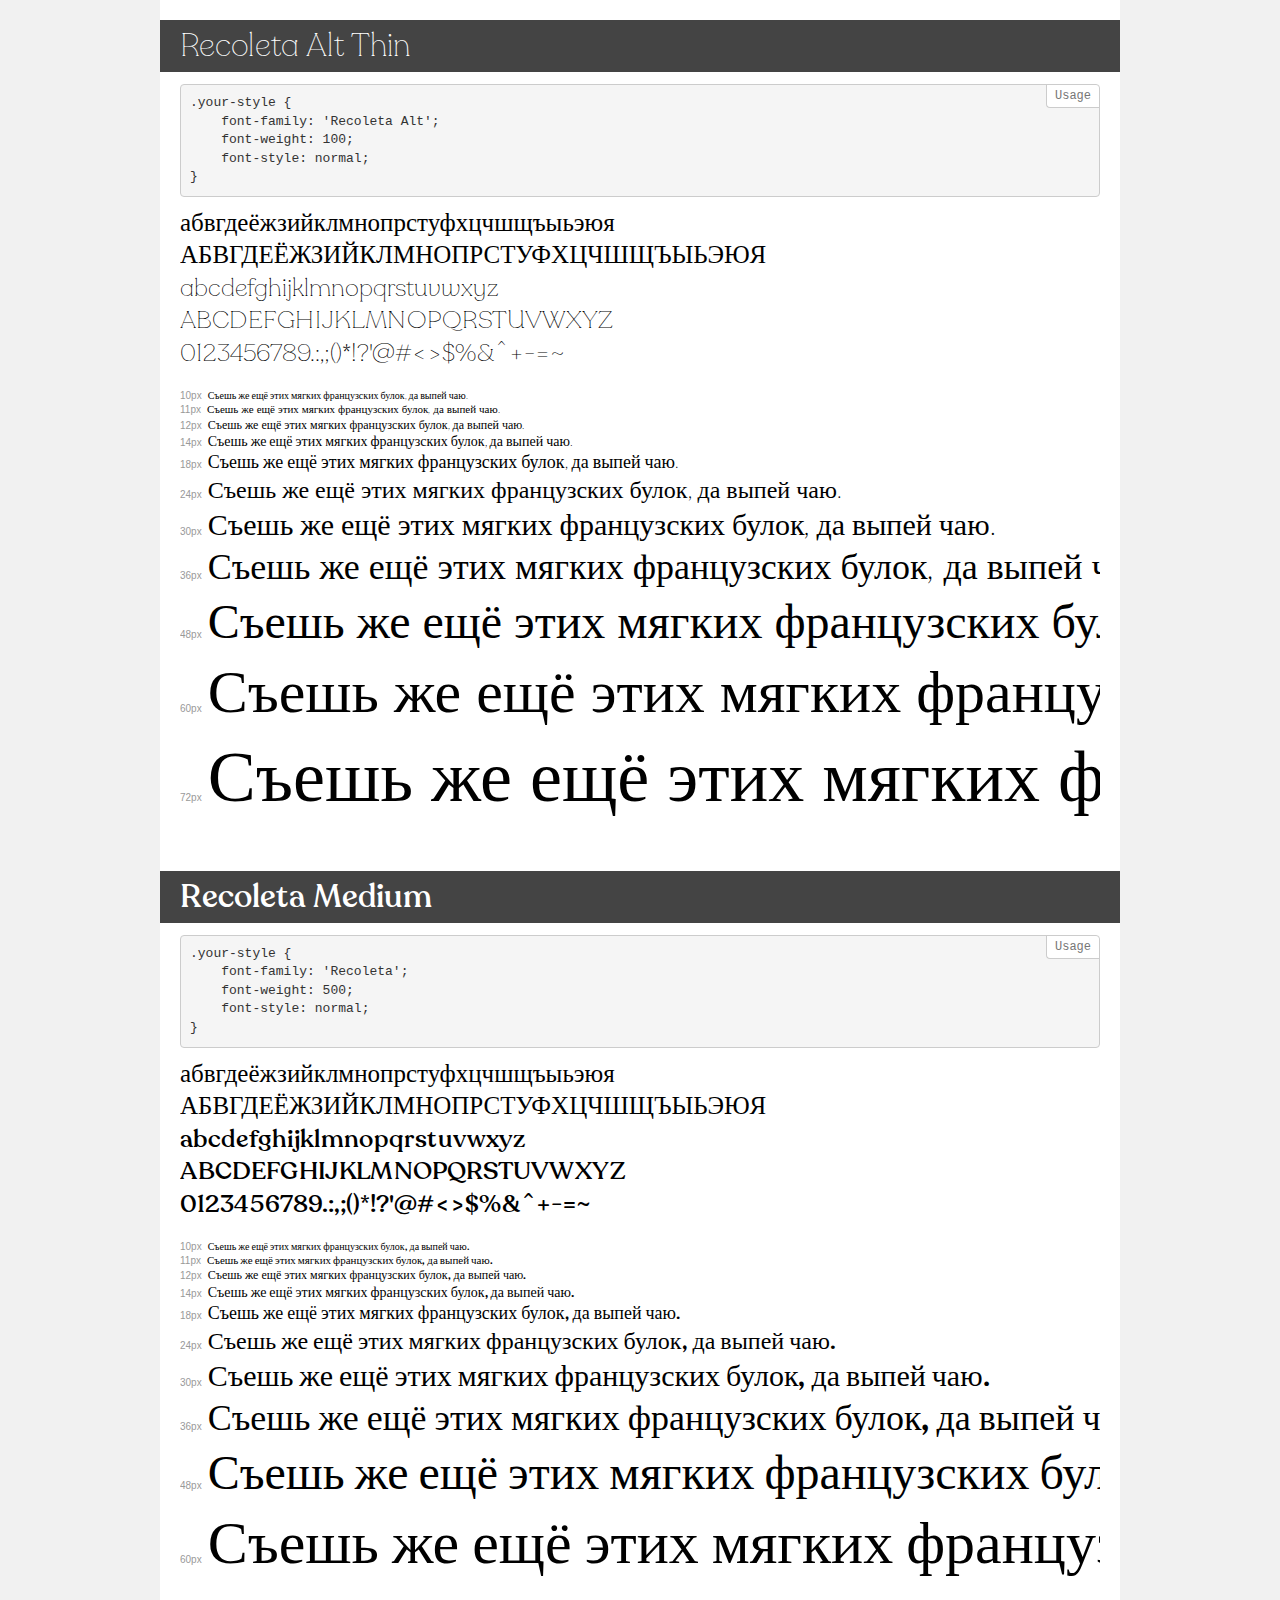
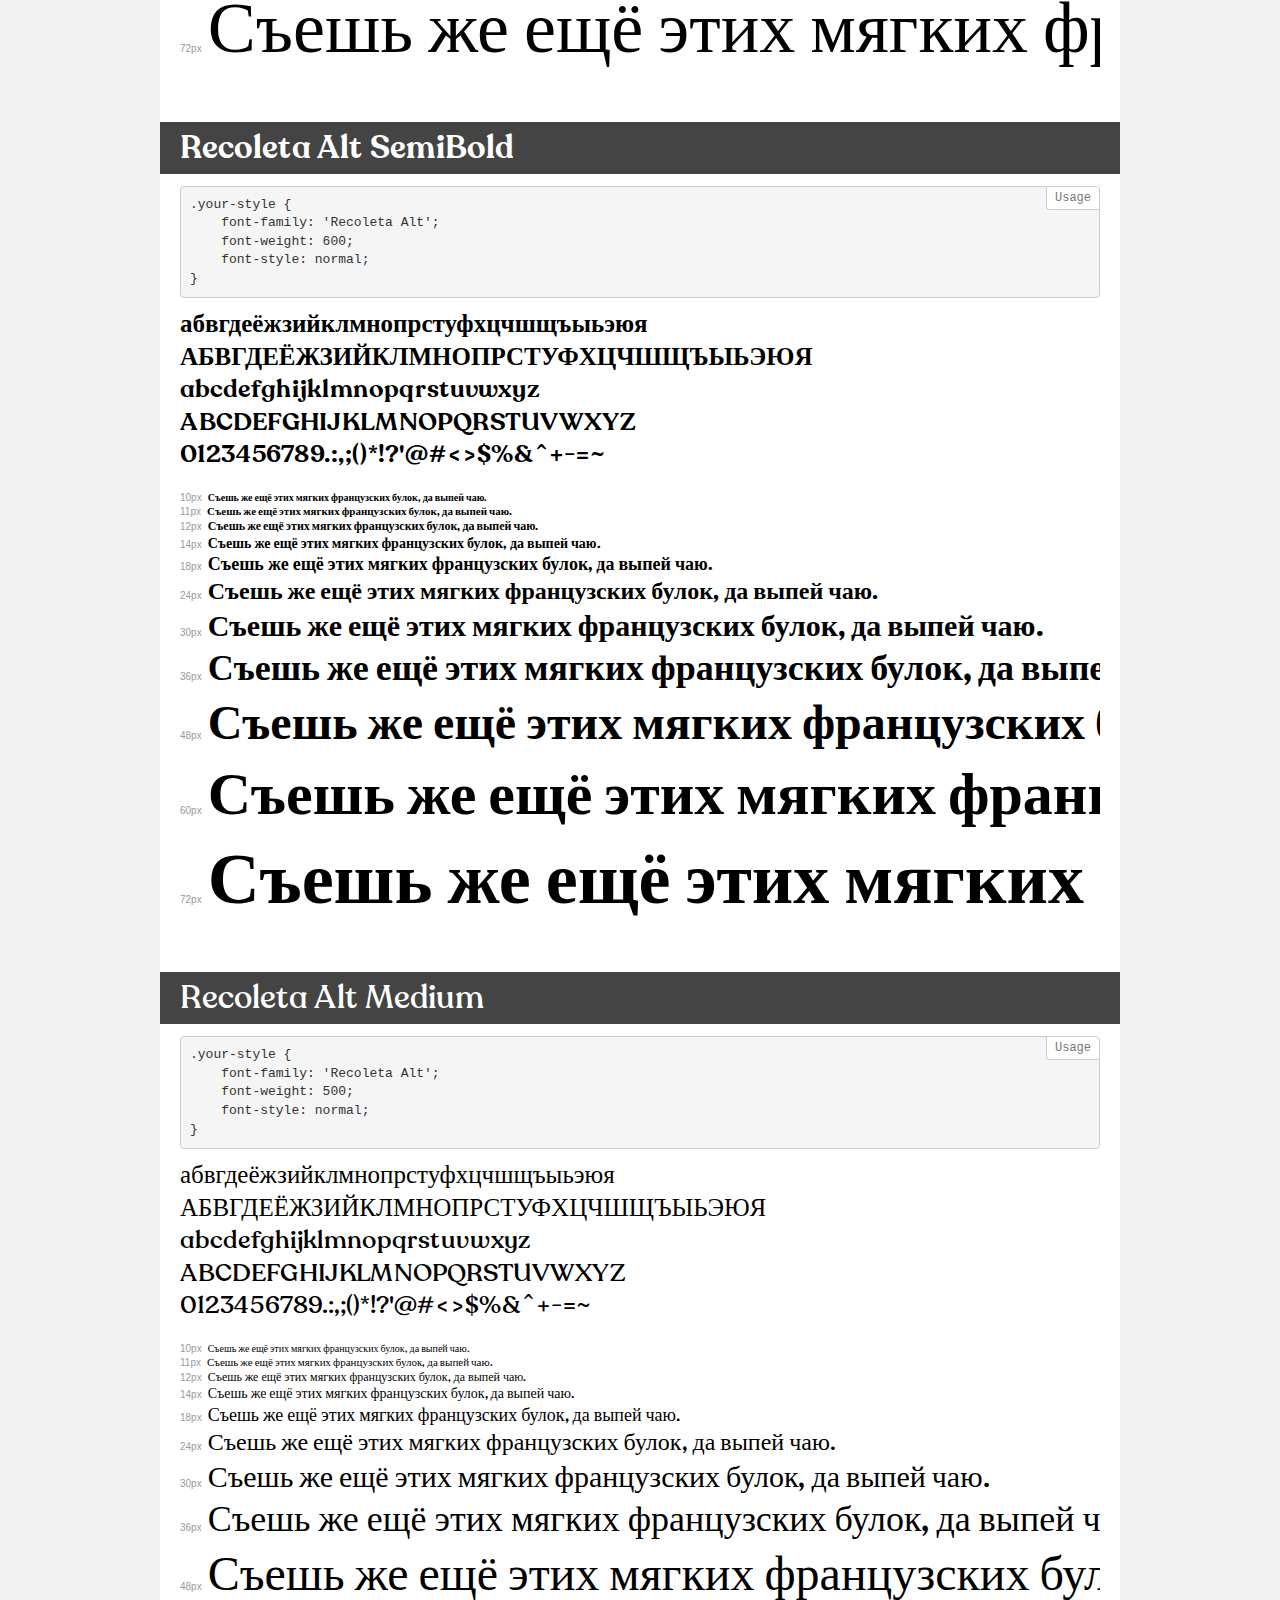
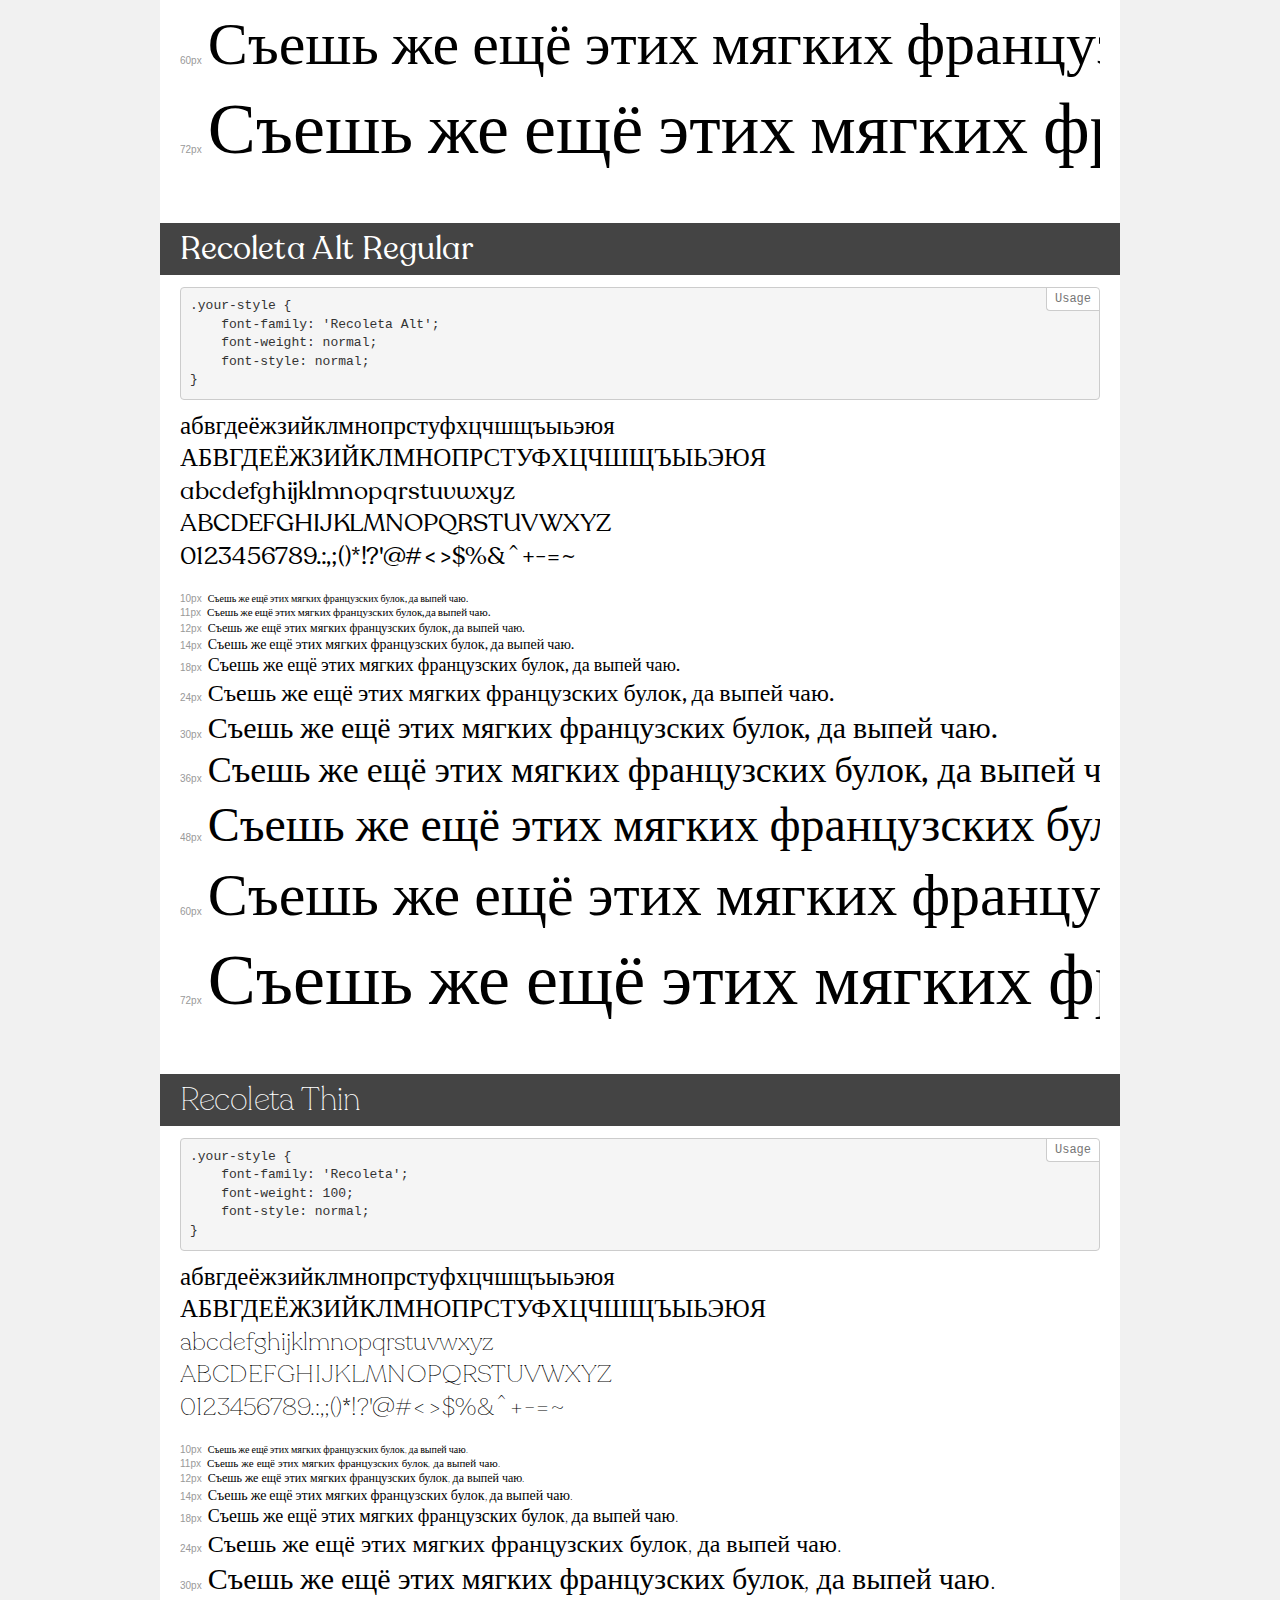
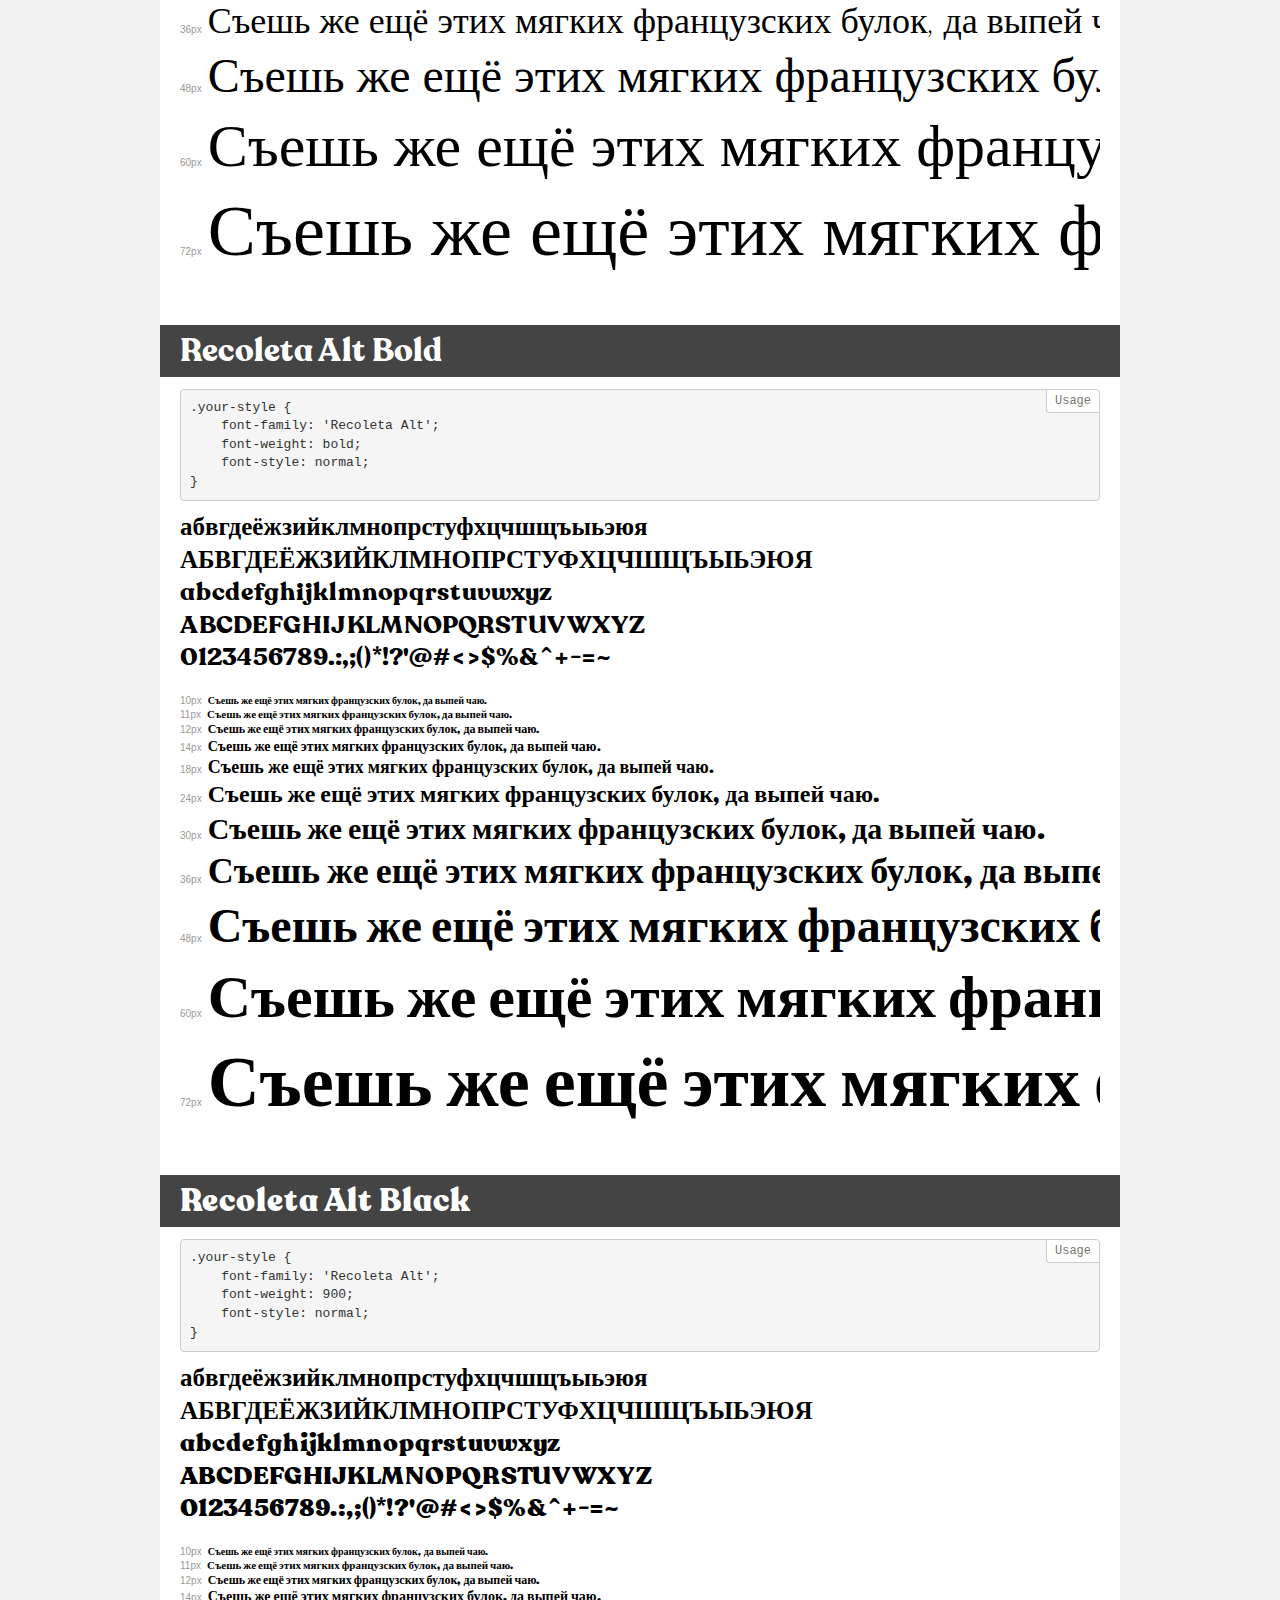
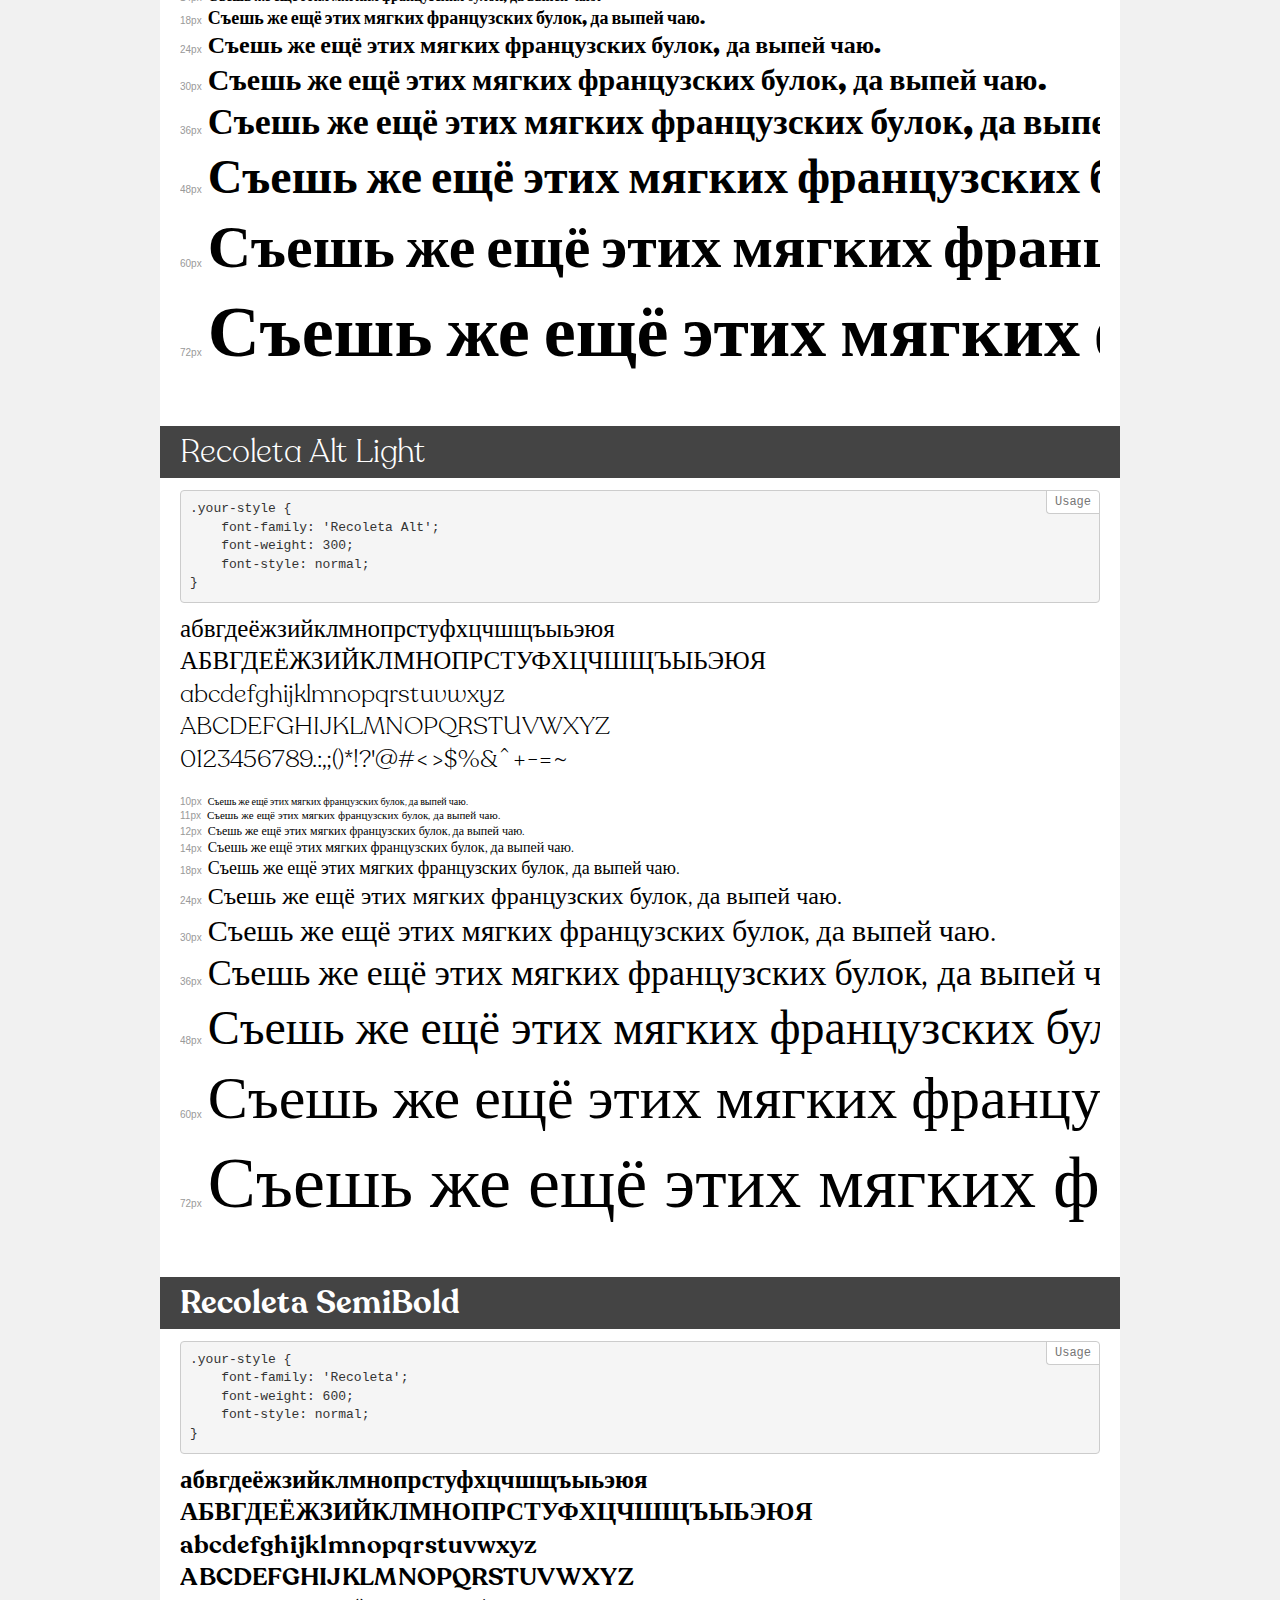
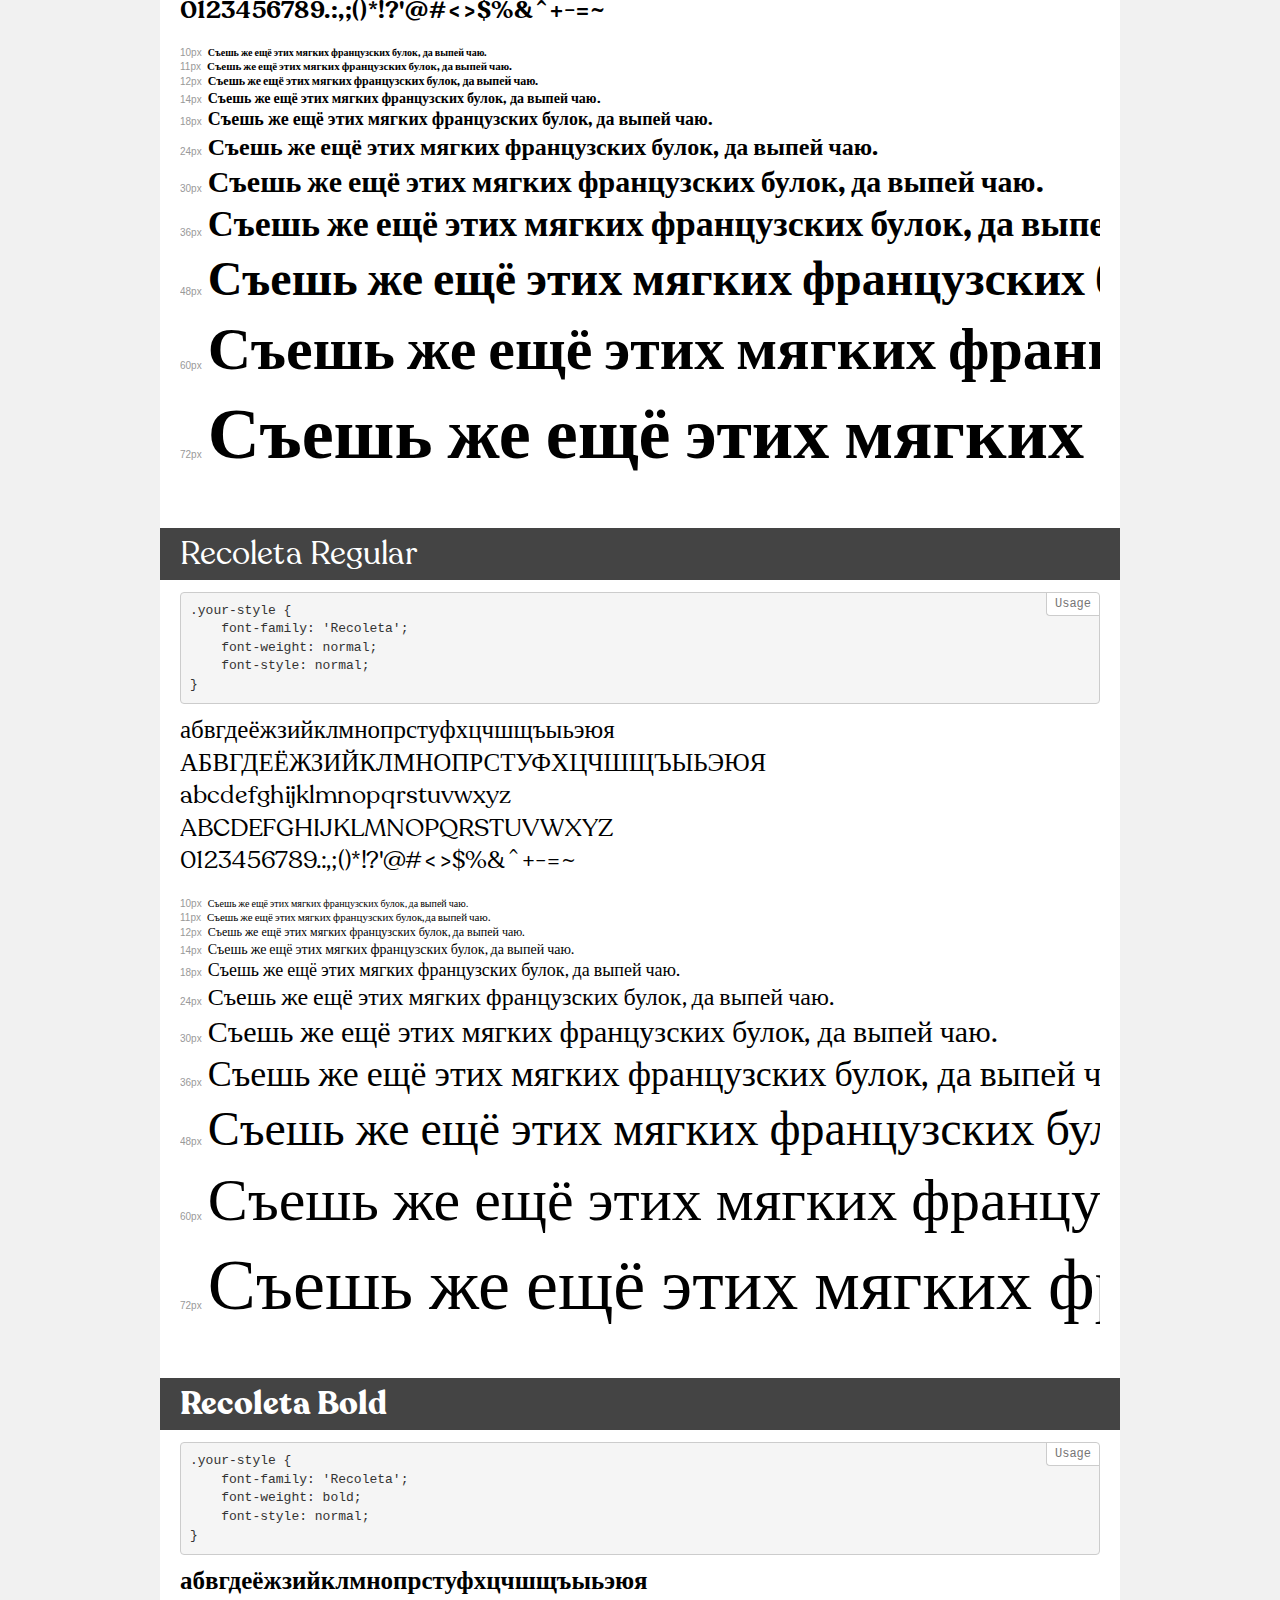
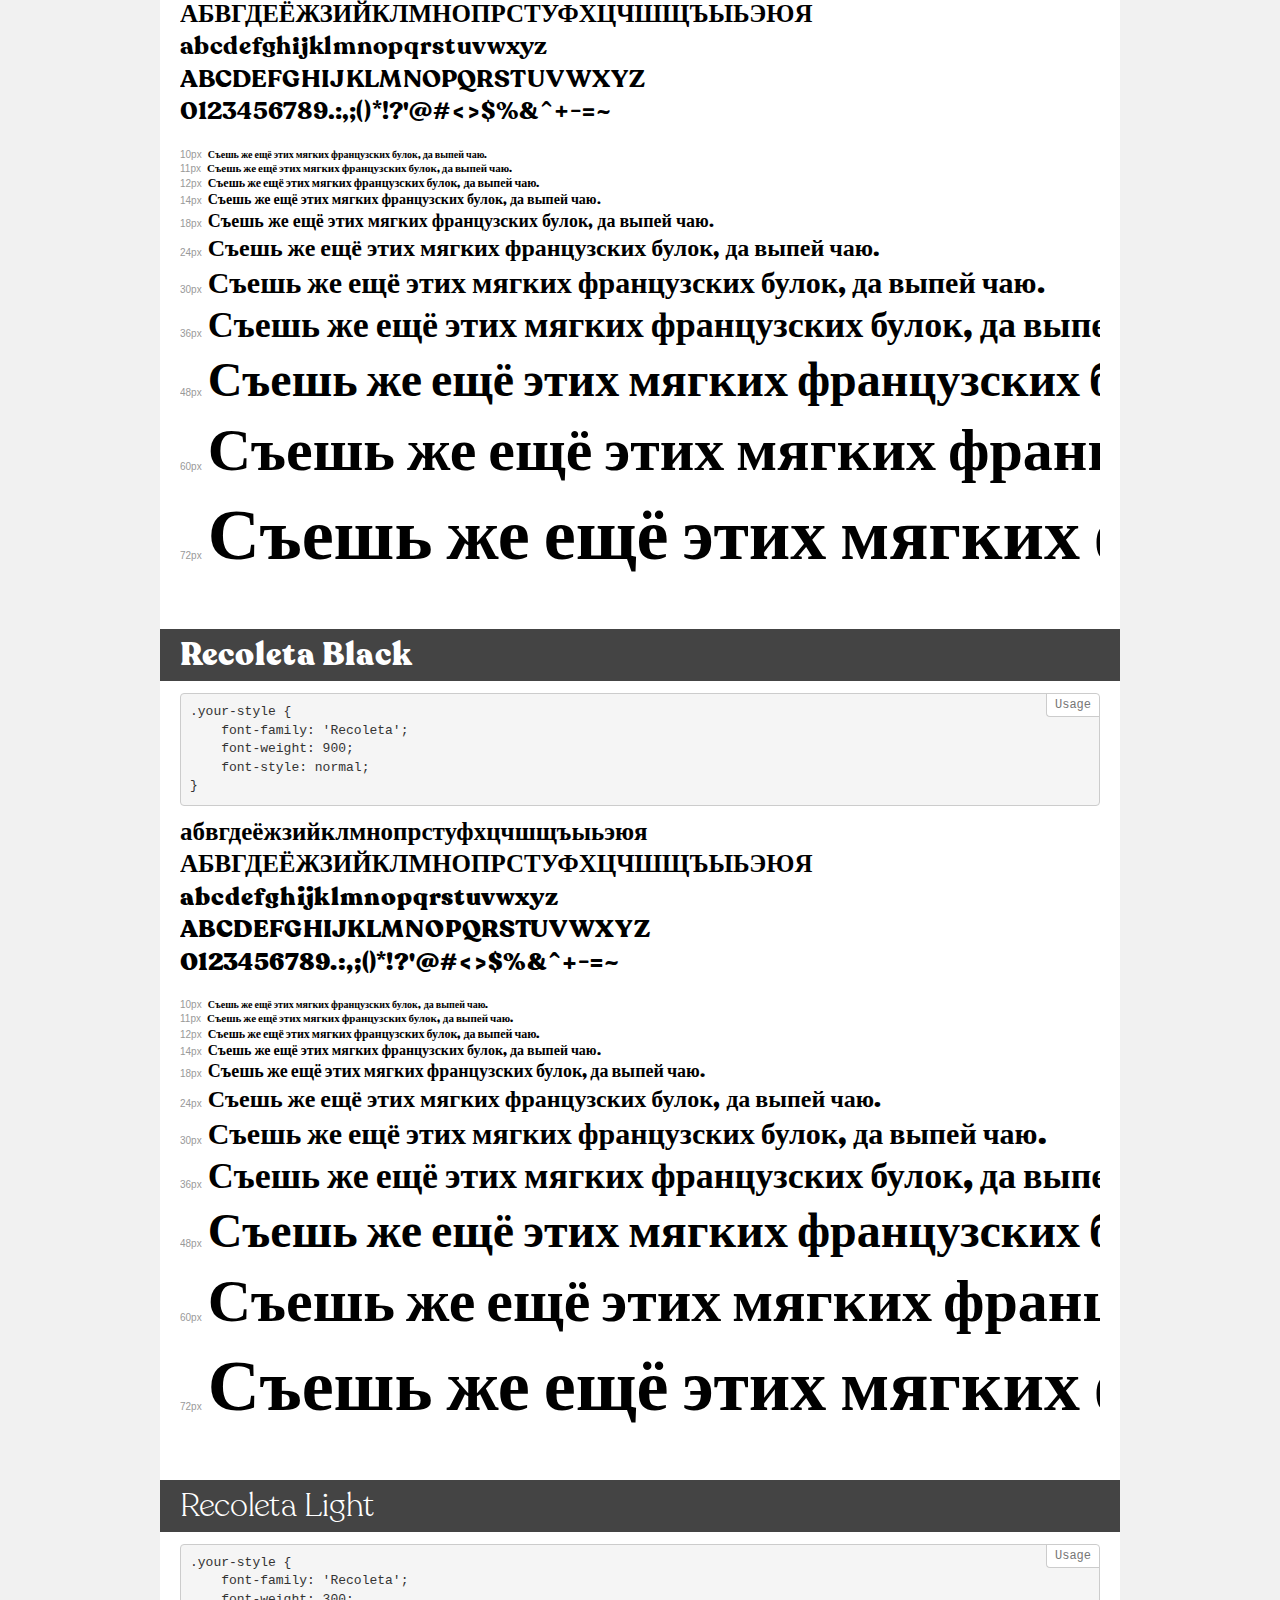
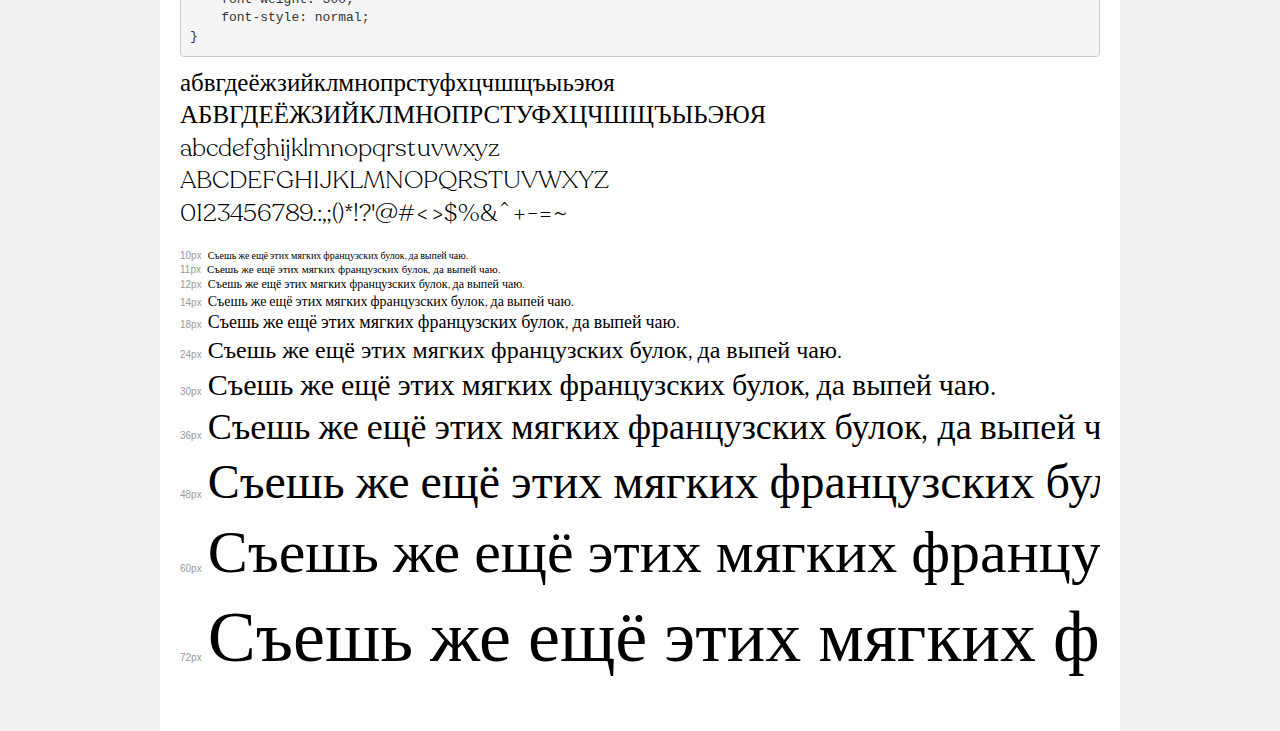
<file: font/demo.html>
<!DOCTYPE html>
<html>
<head>
    <meta charset="utf-8">
    <meta http-equiv="X-UA-Compatible" content="IE=edge">
    <meta name="viewport" content="width=device-width, initial-scale=1">
    <meta name="robots" content="noindex, noarchive">
    <meta name="format-detection" content="telephone=no">
    <title>Transfonter demo</title>
    <link href="stylesheet.css" rel="stylesheet">
    <style>
        /*
        http://meyerweb.com/eric/tools/css/reset/
        v2.0 | 20110126
        License: none (public domain)
        */
        html, body, div, span, applet, object, iframe,
        h1, h2, h3, h4, h5, h6, p, blockquote, pre,
        a, abbr, acronym, address, big, cite, code,
        del, dfn, em, img, ins, kbd, q, s, samp,
        small, strike, strong, sub, sup, tt, var,
        b, u, i, center,
        dl, dt, dd, ol, ul, li,
        fieldset, form, label, legend,
        table, caption, tbody, tfoot, thead, tr, th, td,
        article, aside, canvas, details, embed,
        figure, figcaption, footer, header, hgroup,
        menu, nav, output, ruby, section, summary,
        time, mark, audio, video {
            margin: 0;
            padding: 0;
            border: 0;
            font-size: 100%;
            font: inherit;
            vertical-align: baseline;
        }
        /* HTML5 display-role reset for older browsers */
        article, aside, details, figcaption, figure,
        footer, header, hgroup, menu, nav, section {
            display: block;
        }
        body {
            line-height: 1;
        }
        ol, ul {
            list-style: none;
        }
        blockquote, q {
            quotes: none;
        }
        blockquote:before, blockquote:after,
        q:before, q:after {
            content: '';
            content: none;
        }
        table {
            border-collapse: collapse;
            border-spacing: 0;
        }
        /* common styles */
        body {
            background: #f1f1f1;
            color: #000;
        }
        .page {
            background: #fff;
            width: 920px;
            margin: 0 auto;
            padding: 20px 20px 0 20px;
            overflow: hidden;
        }
        .font-container {
            overflow-x: auto;
            overflow-y: hidden;
            margin-bottom: 40px;
            line-height: 1.3;
            white-space: nowrap;
            padding-bottom: 5px;
        }
        h1 {
            position: relative;
            background: #444;
            font-size: 32px;
            color: #fff;
            padding: 10px 20px;
            margin: 0 -20px 12px -20px;
        }
        .letters {
            font-size: 25px;
            margin-bottom: 20px;
        }
        .s10:before {
            content: '10px';
        }
        .s11:before {
            content: '11px';
        }
        .s12:before {
            content: '12px';
        }
        .s14:before {
            content: '14px';
        }
        .s18:before {
            content: '18px';
        }
        .s24:before {
            content: '24px';
        }
        .s30:before {
            content: '30px';
        }
        .s36:before {
            content: '36px';
        }
        .s48:before {
            content: '48px';
        }
        .s60:before {
            content: '60px';
        }
        .s72:before {
            content: '72px';
        }
        .s10:before, .s11:before, .s12:before, .s14:before,
        .s18:before, .s24:before, .s30:before, .s36:before,
        .s48:before, .s60:before, .s72:before {
            font-family: Arial, sans-serif;
            font-size: 10px;
            font-weight: normal;
            font-style: normal;
            color: #999;
            padding-right: 6px;
        }
        pre {
            display: block;
            position: relative;
            padding: 9px;
            margin: 0 0 10px;
            font-family: Monaco, Menlo, Consolas, "Courier New", monospace !important;
            font-size: 13px;
            line-height: 1.428571429;
            color: #333;
            font-weight: normal !important;
            font-style: normal !important;
            background-color: #f5f5f5;
            border: 1px solid #ccc;
            overflow-x: auto;
            border-radius: 4px;
        }
        pre:after {
            display: block;
            position: absolute;
            right: 0;
            top: 0;
            content: 'Usage';
            line-height: 1;
            padding: 5px 8px;
            font-size: 12px;
            color: #767676;
            background-color: #fff;
            border: 1px solid #ccc;
            border-right: none;
            border-top: none;
            border-radius: 0 4px 0 4px;
            z-index: 10;
        }
        /* responsive */
        @media (max-width: 959px) {
            .page {
                width: auto;
                margin: 0;
            }
        }
    </style>
</head>
<body>
<div class="page">
    <div class="demo" style="font-family: 'Recoleta Alt'; font-weight: 100; font-style: normal;">
        <h1>Recoleta Alt Thin</h1>
        <pre>.your-style {
    font-family: 'Recoleta Alt';
    font-weight: 100;
    font-style: normal;
}</pre>
        <div class="font-container">
            <p class="letters">
                абвгдеёжзийклмнопрстуфхцчшщъыьэюя<br>
АБВГДЕЁЖЗИЙКЛМНОПРСТУФХЦЧШЩЪЫЬЭЮЯ<br>
abcdefghijklmnopqrstuvwxyz<br>
ABCDEFGHIJKLMNOPQRSTUVWXYZ<br>
                0123456789.:,;()*!?'@#<>$%&^+-=~
            </p>
            <p class="s10" style="font-size: 10px;">Съешь же ещё этих мягких французских булок, да выпей чаю.</p>
            <p class="s11" style="font-size: 11px;">Съешь же ещё этих мягких французских булок, да выпей чаю.</p>
            <p class="s12" style="font-size: 12px;">Съешь же ещё этих мягких французских булок, да выпей чаю.</p>
            <p class="s14" style="font-size: 14px;">Съешь же ещё этих мягких французских булок, да выпей чаю.</p>
            <p class="s18" style="font-size: 18px;">Съешь же ещё этих мягких французских булок, да выпей чаю.</p>
            <p class="s24" style="font-size: 24px;">Съешь же ещё этих мягких французских булок, да выпей чаю.</p>
            <p class="s30" style="font-size: 30px;">Съешь же ещё этих мягких французских булок, да выпей чаю.</p>
            <p class="s36" style="font-size: 36px;">Съешь же ещё этих мягких французских булок, да выпей чаю.</p>
            <p class="s48" style="font-size: 48px;">Съешь же ещё этих мягких французских булок, да выпей чаю.</p>
            <p class="s60" style="font-size: 60px;">Съешь же ещё этих мягких французских булок, да выпей чаю.</p>
            <p class="s72" style="font-size: 72px;">Съешь же ещё этих мягких французских булок, да выпей чаю.</p>
        </div>
    </div>
    <div class="demo" style="font-family: 'Recoleta'; font-weight: 500; font-style: normal;">
        <h1>Recoleta Medium</h1>
        <pre>.your-style {
    font-family: 'Recoleta';
    font-weight: 500;
    font-style: normal;
}</pre>
        <div class="font-container">
            <p class="letters">
                абвгдеёжзийклмнопрстуфхцчшщъыьэюя<br>
АБВГДЕЁЖЗИЙКЛМНОПРСТУФХЦЧШЩЪЫЬЭЮЯ<br>
abcdefghijklmnopqrstuvwxyz<br>
ABCDEFGHIJKLMNOPQRSTUVWXYZ<br>
                0123456789.:,;()*!?'@#<>$%&^+-=~
            </p>
            <p class="s10" style="font-size: 10px;">Съешь же ещё этих мягких французских булок, да выпей чаю.</p>
            <p class="s11" style="font-size: 11px;">Съешь же ещё этих мягких французских булок, да выпей чаю.</p>
            <p class="s12" style="font-size: 12px;">Съешь же ещё этих мягких французских булок, да выпей чаю.</p>
            <p class="s14" style="font-size: 14px;">Съешь же ещё этих мягких французских булок, да выпей чаю.</p>
            <p class="s18" style="font-size: 18px;">Съешь же ещё этих мягких французских булок, да выпей чаю.</p>
            <p class="s24" style="font-size: 24px;">Съешь же ещё этих мягких французских булок, да выпей чаю.</p>
            <p class="s30" style="font-size: 30px;">Съешь же ещё этих мягких французских булок, да выпей чаю.</p>
            <p class="s36" style="font-size: 36px;">Съешь же ещё этих мягких французских булок, да выпей чаю.</p>
            <p class="s48" style="font-size: 48px;">Съешь же ещё этих мягких французских булок, да выпей чаю.</p>
            <p class="s60" style="font-size: 60px;">Съешь же ещё этих мягких французских булок, да выпей чаю.</p>
            <p class="s72" style="font-size: 72px;">Съешь же ещё этих мягких французских булок, да выпей чаю.</p>
        </div>
    </div>
    <div class="demo" style="font-family: 'Recoleta Alt'; font-weight: 600; font-style: normal;">
        <h1>Recoleta Alt SemiBold</h1>
        <pre>.your-style {
    font-family: 'Recoleta Alt';
    font-weight: 600;
    font-style: normal;
}</pre>
        <div class="font-container">
            <p class="letters">
                абвгдеёжзийклмнопрстуфхцчшщъыьэюя<br>
АБВГДЕЁЖЗИЙКЛМНОПРСТУФХЦЧШЩЪЫЬЭЮЯ<br>
abcdefghijklmnopqrstuvwxyz<br>
ABCDEFGHIJKLMNOPQRSTUVWXYZ<br>
                0123456789.:,;()*!?'@#<>$%&^+-=~
            </p>
            <p class="s10" style="font-size: 10px;">Съешь же ещё этих мягких французских булок, да выпей чаю.</p>
            <p class="s11" style="font-size: 11px;">Съешь же ещё этих мягких французских булок, да выпей чаю.</p>
            <p class="s12" style="font-size: 12px;">Съешь же ещё этих мягких французских булок, да выпей чаю.</p>
            <p class="s14" style="font-size: 14px;">Съешь же ещё этих мягких французских булок, да выпей чаю.</p>
            <p class="s18" style="font-size: 18px;">Съешь же ещё этих мягких французских булок, да выпей чаю.</p>
            <p class="s24" style="font-size: 24px;">Съешь же ещё этих мягких французских булок, да выпей чаю.</p>
            <p class="s30" style="font-size: 30px;">Съешь же ещё этих мягких французских булок, да выпей чаю.</p>
            <p class="s36" style="font-size: 36px;">Съешь же ещё этих мягких французских булок, да выпей чаю.</p>
            <p class="s48" style="font-size: 48px;">Съешь же ещё этих мягких французских булок, да выпей чаю.</p>
            <p class="s60" style="font-size: 60px;">Съешь же ещё этих мягких французских булок, да выпей чаю.</p>
            <p class="s72" style="font-size: 72px;">Съешь же ещё этих мягких французских булок, да выпей чаю.</p>
        </div>
    </div>
    <div class="demo" style="font-family: 'Recoleta Alt'; font-weight: 500; font-style: normal;">
        <h1>Recoleta Alt Medium</h1>
        <pre>.your-style {
    font-family: 'Recoleta Alt';
    font-weight: 500;
    font-style: normal;
}</pre>
        <div class="font-container">
            <p class="letters">
                абвгдеёжзийклмнопрстуфхцчшщъыьэюя<br>
АБВГДЕЁЖЗИЙКЛМНОПРСТУФХЦЧШЩЪЫЬЭЮЯ<br>
abcdefghijklmnopqrstuvwxyz<br>
ABCDEFGHIJKLMNOPQRSTUVWXYZ<br>
                0123456789.:,;()*!?'@#<>$%&^+-=~
            </p>
            <p class="s10" style="font-size: 10px;">Съешь же ещё этих мягких французских булок, да выпей чаю.</p>
            <p class="s11" style="font-size: 11px;">Съешь же ещё этих мягких французских булок, да выпей чаю.</p>
            <p class="s12" style="font-size: 12px;">Съешь же ещё этих мягких французских булок, да выпей чаю.</p>
            <p class="s14" style="font-size: 14px;">Съешь же ещё этих мягких французских булок, да выпей чаю.</p>
            <p class="s18" style="font-size: 18px;">Съешь же ещё этих мягких французских булок, да выпей чаю.</p>
            <p class="s24" style="font-size: 24px;">Съешь же ещё этих мягких французских булок, да выпей чаю.</p>
            <p class="s30" style="font-size: 30px;">Съешь же ещё этих мягких французских булок, да выпей чаю.</p>
            <p class="s36" style="font-size: 36px;">Съешь же ещё этих мягких французских булок, да выпей чаю.</p>
            <p class="s48" style="font-size: 48px;">Съешь же ещё этих мягких французских булок, да выпей чаю.</p>
            <p class="s60" style="font-size: 60px;">Съешь же ещё этих мягких французских булок, да выпей чаю.</p>
            <p class="s72" style="font-size: 72px;">Съешь же ещё этих мягких французских булок, да выпей чаю.</p>
        </div>
    </div>
    <div class="demo" style="font-family: 'Recoleta Alt'; font-weight: normal; font-style: normal;">
        <h1>Recoleta Alt Regular</h1>
        <pre>.your-style {
    font-family: 'Recoleta Alt';
    font-weight: normal;
    font-style: normal;
}</pre>
        <div class="font-container">
            <p class="letters">
                абвгдеёжзийклмнопрстуфхцчшщъыьэюя<br>
АБВГДЕЁЖЗИЙКЛМНОПРСТУФХЦЧШЩЪЫЬЭЮЯ<br>
abcdefghijklmnopqrstuvwxyz<br>
ABCDEFGHIJKLMNOPQRSTUVWXYZ<br>
                0123456789.:,;()*!?'@#<>$%&^+-=~
            </p>
            <p class="s10" style="font-size: 10px;">Съешь же ещё этих мягких французских булок, да выпей чаю.</p>
            <p class="s11" style="font-size: 11px;">Съешь же ещё этих мягких французских булок, да выпей чаю.</p>
            <p class="s12" style="font-size: 12px;">Съешь же ещё этих мягких французских булок, да выпей чаю.</p>
            <p class="s14" style="font-size: 14px;">Съешь же ещё этих мягких французских булок, да выпей чаю.</p>
            <p class="s18" style="font-size: 18px;">Съешь же ещё этих мягких французских булок, да выпей чаю.</p>
            <p class="s24" style="font-size: 24px;">Съешь же ещё этих мягких французских булок, да выпей чаю.</p>
            <p class="s30" style="font-size: 30px;">Съешь же ещё этих мягких французских булок, да выпей чаю.</p>
            <p class="s36" style="font-size: 36px;">Съешь же ещё этих мягких французских булок, да выпей чаю.</p>
            <p class="s48" style="font-size: 48px;">Съешь же ещё этих мягких французских булок, да выпей чаю.</p>
            <p class="s60" style="font-size: 60px;">Съешь же ещё этих мягких французских булок, да выпей чаю.</p>
            <p class="s72" style="font-size: 72px;">Съешь же ещё этих мягких французских булок, да выпей чаю.</p>
        </div>
    </div>
    <div class="demo" style="font-family: 'Recoleta'; font-weight: 100; font-style: normal;">
        <h1>Recoleta Thin</h1>
        <pre>.your-style {
    font-family: 'Recoleta';
    font-weight: 100;
    font-style: normal;
}</pre>
        <div class="font-container">
            <p class="letters">
                абвгдеёжзийклмнопрстуфхцчшщъыьэюя<br>
АБВГДЕЁЖЗИЙКЛМНОПРСТУФХЦЧШЩЪЫЬЭЮЯ<br>
abcdefghijklmnopqrstuvwxyz<br>
ABCDEFGHIJKLMNOPQRSTUVWXYZ<br>
                0123456789.:,;()*!?'@#<>$%&^+-=~
            </p>
            <p class="s10" style="font-size: 10px;">Съешь же ещё этих мягких французских булок, да выпей чаю.</p>
            <p class="s11" style="font-size: 11px;">Съешь же ещё этих мягких французских булок, да выпей чаю.</p>
            <p class="s12" style="font-size: 12px;">Съешь же ещё этих мягких французских булок, да выпей чаю.</p>
            <p class="s14" style="font-size: 14px;">Съешь же ещё этих мягких французских булок, да выпей чаю.</p>
            <p class="s18" style="font-size: 18px;">Съешь же ещё этих мягких французских булок, да выпей чаю.</p>
            <p class="s24" style="font-size: 24px;">Съешь же ещё этих мягких французских булок, да выпей чаю.</p>
            <p class="s30" style="font-size: 30px;">Съешь же ещё этих мягких французских булок, да выпей чаю.</p>
            <p class="s36" style="font-size: 36px;">Съешь же ещё этих мягких французских булок, да выпей чаю.</p>
            <p class="s48" style="font-size: 48px;">Съешь же ещё этих мягких французских булок, да выпей чаю.</p>
            <p class="s60" style="font-size: 60px;">Съешь же ещё этих мягких французских булок, да выпей чаю.</p>
            <p class="s72" style="font-size: 72px;">Съешь же ещё этих мягких французских булок, да выпей чаю.</p>
        </div>
    </div>
    <div class="demo" style="font-family: 'Recoleta Alt'; font-weight: bold; font-style: normal;">
        <h1>Recoleta Alt Bold</h1>
        <pre>.your-style {
    font-family: 'Recoleta Alt';
    font-weight: bold;
    font-style: normal;
}</pre>
        <div class="font-container">
            <p class="letters">
                абвгдеёжзийклмнопрстуфхцчшщъыьэюя<br>
АБВГДЕЁЖЗИЙКЛМНОПРСТУФХЦЧШЩЪЫЬЭЮЯ<br>
abcdefghijklmnopqrstuvwxyz<br>
ABCDEFGHIJKLMNOPQRSTUVWXYZ<br>
                0123456789.:,;()*!?'@#<>$%&^+-=~
            </p>
            <p class="s10" style="font-size: 10px;">Съешь же ещё этих мягких французских булок, да выпей чаю.</p>
            <p class="s11" style="font-size: 11px;">Съешь же ещё этих мягких французских булок, да выпей чаю.</p>
            <p class="s12" style="font-size: 12px;">Съешь же ещё этих мягких французских булок, да выпей чаю.</p>
            <p class="s14" style="font-size: 14px;">Съешь же ещё этих мягких французских булок, да выпей чаю.</p>
            <p class="s18" style="font-size: 18px;">Съешь же ещё этих мягких французских булок, да выпей чаю.</p>
            <p class="s24" style="font-size: 24px;">Съешь же ещё этих мягких французских булок, да выпей чаю.</p>
            <p class="s30" style="font-size: 30px;">Съешь же ещё этих мягких французских булок, да выпей чаю.</p>
            <p class="s36" style="font-size: 36px;">Съешь же ещё этих мягких французских булок, да выпей чаю.</p>
            <p class="s48" style="font-size: 48px;">Съешь же ещё этих мягких французских булок, да выпей чаю.</p>
            <p class="s60" style="font-size: 60px;">Съешь же ещё этих мягких французских булок, да выпей чаю.</p>
            <p class="s72" style="font-size: 72px;">Съешь же ещё этих мягких французских булок, да выпей чаю.</p>
        </div>
    </div>
    <div class="demo" style="font-family: 'Recoleta Alt'; font-weight: 900; font-style: normal;">
        <h1>Recoleta Alt Black</h1>
        <pre>.your-style {
    font-family: 'Recoleta Alt';
    font-weight: 900;
    font-style: normal;
}</pre>
        <div class="font-container">
            <p class="letters">
                абвгдеёжзийклмнопрстуфхцчшщъыьэюя<br>
АБВГДЕЁЖЗИЙКЛМНОПРСТУФХЦЧШЩЪЫЬЭЮЯ<br>
abcdefghijklmnopqrstuvwxyz<br>
ABCDEFGHIJKLMNOPQRSTUVWXYZ<br>
                0123456789.:,;()*!?'@#<>$%&^+-=~
            </p>
            <p class="s10" style="font-size: 10px;">Съешь же ещё этих мягких французских булок, да выпей чаю.</p>
            <p class="s11" style="font-size: 11px;">Съешь же ещё этих мягких французских булок, да выпей чаю.</p>
            <p class="s12" style="font-size: 12px;">Съешь же ещё этих мягких французских булок, да выпей чаю.</p>
            <p class="s14" style="font-size: 14px;">Съешь же ещё этих мягких французских булок, да выпей чаю.</p>
            <p class="s18" style="font-size: 18px;">Съешь же ещё этих мягких французских булок, да выпей чаю.</p>
            <p class="s24" style="font-size: 24px;">Съешь же ещё этих мягких французских булок, да выпей чаю.</p>
            <p class="s30" style="font-size: 30px;">Съешь же ещё этих мягких французских булок, да выпей чаю.</p>
            <p class="s36" style="font-size: 36px;">Съешь же ещё этих мягких французских булок, да выпей чаю.</p>
            <p class="s48" style="font-size: 48px;">Съешь же ещё этих мягких французских булок, да выпей чаю.</p>
            <p class="s60" style="font-size: 60px;">Съешь же ещё этих мягких французских булок, да выпей чаю.</p>
            <p class="s72" style="font-size: 72px;">Съешь же ещё этих мягких французских булок, да выпей чаю.</p>
        </div>
    </div>
    <div class="demo" style="font-family: 'Recoleta Alt'; font-weight: 300; font-style: normal;">
        <h1>Recoleta Alt Light</h1>
        <pre>.your-style {
    font-family: 'Recoleta Alt';
    font-weight: 300;
    font-style: normal;
}</pre>
        <div class="font-container">
            <p class="letters">
                абвгдеёжзийклмнопрстуфхцчшщъыьэюя<br>
АБВГДЕЁЖЗИЙКЛМНОПРСТУФХЦЧШЩЪЫЬЭЮЯ<br>
abcdefghijklmnopqrstuvwxyz<br>
ABCDEFGHIJKLMNOPQRSTUVWXYZ<br>
                0123456789.:,;()*!?'@#<>$%&^+-=~
            </p>
            <p class="s10" style="font-size: 10px;">Съешь же ещё этих мягких французских булок, да выпей чаю.</p>
            <p class="s11" style="font-size: 11px;">Съешь же ещё этих мягких французских булок, да выпей чаю.</p>
            <p class="s12" style="font-size: 12px;">Съешь же ещё этих мягких французских булок, да выпей чаю.</p>
            <p class="s14" style="font-size: 14px;">Съешь же ещё этих мягких французских булок, да выпей чаю.</p>
            <p class="s18" style="font-size: 18px;">Съешь же ещё этих мягких французских булок, да выпей чаю.</p>
            <p class="s24" style="font-size: 24px;">Съешь же ещё этих мягких французских булок, да выпей чаю.</p>
            <p class="s30" style="font-size: 30px;">Съешь же ещё этих мягких французских булок, да выпей чаю.</p>
            <p class="s36" style="font-size: 36px;">Съешь же ещё этих мягких французских булок, да выпей чаю.</p>
            <p class="s48" style="font-size: 48px;">Съешь же ещё этих мягких французских булок, да выпей чаю.</p>
            <p class="s60" style="font-size: 60px;">Съешь же ещё этих мягких французских булок, да выпей чаю.</p>
            <p class="s72" style="font-size: 72px;">Съешь же ещё этих мягких французских булок, да выпей чаю.</p>
        </div>
    </div>
    <div class="demo" style="font-family: 'Recoleta'; font-weight: 600; font-style: normal;">
        <h1>Recoleta SemiBold</h1>
        <pre>.your-style {
    font-family: 'Recoleta';
    font-weight: 600;
    font-style: normal;
}</pre>
        <div class="font-container">
            <p class="letters">
                абвгдеёжзийклмнопрстуфхцчшщъыьэюя<br>
АБВГДЕЁЖЗИЙКЛМНОПРСТУФХЦЧШЩЪЫЬЭЮЯ<br>
abcdefghijklmnopqrstuvwxyz<br>
ABCDEFGHIJKLMNOPQRSTUVWXYZ<br>
                0123456789.:,;()*!?'@#<>$%&^+-=~
            </p>
            <p class="s10" style="font-size: 10px;">Съешь же ещё этих мягких французских булок, да выпей чаю.</p>
            <p class="s11" style="font-size: 11px;">Съешь же ещё этих мягких французских булок, да выпей чаю.</p>
            <p class="s12" style="font-size: 12px;">Съешь же ещё этих мягких французских булок, да выпей чаю.</p>
            <p class="s14" style="font-size: 14px;">Съешь же ещё этих мягких французских булок, да выпей чаю.</p>
            <p class="s18" style="font-size: 18px;">Съешь же ещё этих мягких французских булок, да выпей чаю.</p>
            <p class="s24" style="font-size: 24px;">Съешь же ещё этих мягких французских булок, да выпей чаю.</p>
            <p class="s30" style="font-size: 30px;">Съешь же ещё этих мягких французских булок, да выпей чаю.</p>
            <p class="s36" style="font-size: 36px;">Съешь же ещё этих мягких французских булок, да выпей чаю.</p>
            <p class="s48" style="font-size: 48px;">Съешь же ещё этих мягких французских булок, да выпей чаю.</p>
            <p class="s60" style="font-size: 60px;">Съешь же ещё этих мягких французских булок, да выпей чаю.</p>
            <p class="s72" style="font-size: 72px;">Съешь же ещё этих мягких французских булок, да выпей чаю.</p>
        </div>
    </div>
    <div class="demo" style="font-family: 'Recoleta'; font-weight: normal; font-style: normal;">
        <h1>Recoleta Regular</h1>
        <pre>.your-style {
    font-family: 'Recoleta';
    font-weight: normal;
    font-style: normal;
}</pre>
        <div class="font-container">
            <p class="letters">
                абвгдеёжзийклмнопрстуфхцчшщъыьэюя<br>
АБВГДЕЁЖЗИЙКЛМНОПРСТУФХЦЧШЩЪЫЬЭЮЯ<br>
abcdefghijklmnopqrstuvwxyz<br>
ABCDEFGHIJKLMNOPQRSTUVWXYZ<br>
                0123456789.:,;()*!?'@#<>$%&^+-=~
            </p>
            <p class="s10" style="font-size: 10px;">Съешь же ещё этих мягких французских булок, да выпей чаю.</p>
            <p class="s11" style="font-size: 11px;">Съешь же ещё этих мягких французских булок, да выпей чаю.</p>
            <p class="s12" style="font-size: 12px;">Съешь же ещё этих мягких французских булок, да выпей чаю.</p>
            <p class="s14" style="font-size: 14px;">Съешь же ещё этих мягких французских булок, да выпей чаю.</p>
            <p class="s18" style="font-size: 18px;">Съешь же ещё этих мягких французских булок, да выпей чаю.</p>
            <p class="s24" style="font-size: 24px;">Съешь же ещё этих мягких французских булок, да выпей чаю.</p>
            <p class="s30" style="font-size: 30px;">Съешь же ещё этих мягких французских булок, да выпей чаю.</p>
            <p class="s36" style="font-size: 36px;">Съешь же ещё этих мягких французских булок, да выпей чаю.</p>
            <p class="s48" style="font-size: 48px;">Съешь же ещё этих мягких французских булок, да выпей чаю.</p>
            <p class="s60" style="font-size: 60px;">Съешь же ещё этих мягких французских булок, да выпей чаю.</p>
            <p class="s72" style="font-size: 72px;">Съешь же ещё этих мягких французских булок, да выпей чаю.</p>
        </div>
    </div>
    <div class="demo" style="font-family: 'Recoleta'; font-weight: bold; font-style: normal;">
        <h1>Recoleta Bold</h1>
        <pre>.your-style {
    font-family: 'Recoleta';
    font-weight: bold;
    font-style: normal;
}</pre>
        <div class="font-container">
            <p class="letters">
                абвгдеёжзийклмнопрстуфхцчшщъыьэюя<br>
АБВГДЕЁЖЗИЙКЛМНОПРСТУФХЦЧШЩЪЫЬЭЮЯ<br>
abcdefghijklmnopqrstuvwxyz<br>
ABCDEFGHIJKLMNOPQRSTUVWXYZ<br>
                0123456789.:,;()*!?'@#<>$%&^+-=~
            </p>
            <p class="s10" style="font-size: 10px;">Съешь же ещё этих мягких французских булок, да выпей чаю.</p>
            <p class="s11" style="font-size: 11px;">Съешь же ещё этих мягких французских булок, да выпей чаю.</p>
            <p class="s12" style="font-size: 12px;">Съешь же ещё этих мягких французских булок, да выпей чаю.</p>
            <p class="s14" style="font-size: 14px;">Съешь же ещё этих мягких французских булок, да выпей чаю.</p>
            <p class="s18" style="font-size: 18px;">Съешь же ещё этих мягких французских булок, да выпей чаю.</p>
            <p class="s24" style="font-size: 24px;">Съешь же ещё этих мягких французских булок, да выпей чаю.</p>
            <p class="s30" style="font-size: 30px;">Съешь же ещё этих мягких французских булок, да выпей чаю.</p>
            <p class="s36" style="font-size: 36px;">Съешь же ещё этих мягких французских булок, да выпей чаю.</p>
            <p class="s48" style="font-size: 48px;">Съешь же ещё этих мягких французских булок, да выпей чаю.</p>
            <p class="s60" style="font-size: 60px;">Съешь же ещё этих мягких французских булок, да выпей чаю.</p>
            <p class="s72" style="font-size: 72px;">Съешь же ещё этих мягких французских булок, да выпей чаю.</p>
        </div>
    </div>
    <div class="demo" style="font-family: 'Recoleta'; font-weight: 900; font-style: normal;">
        <h1>Recoleta Black</h1>
        <pre>.your-style {
    font-family: 'Recoleta';
    font-weight: 900;
    font-style: normal;
}</pre>
        <div class="font-container">
            <p class="letters">
                абвгдеёжзийклмнопрстуфхцчшщъыьэюя<br>
АБВГДЕЁЖЗИЙКЛМНОПРСТУФХЦЧШЩЪЫЬЭЮЯ<br>
abcdefghijklmnopqrstuvwxyz<br>
ABCDEFGHIJKLMNOPQRSTUVWXYZ<br>
                0123456789.:,;()*!?'@#<>$%&^+-=~
            </p>
            <p class="s10" style="font-size: 10px;">Съешь же ещё этих мягких французских булок, да выпей чаю.</p>
            <p class="s11" style="font-size: 11px;">Съешь же ещё этих мягких французских булок, да выпей чаю.</p>
            <p class="s12" style="font-size: 12px;">Съешь же ещё этих мягких французских булок, да выпей чаю.</p>
            <p class="s14" style="font-size: 14px;">Съешь же ещё этих мягких французских булок, да выпей чаю.</p>
            <p class="s18" style="font-size: 18px;">Съешь же ещё этих мягких французских булок, да выпей чаю.</p>
            <p class="s24" style="font-size: 24px;">Съешь же ещё этих мягких французских булок, да выпей чаю.</p>
            <p class="s30" style="font-size: 30px;">Съешь же ещё этих мягких французских булок, да выпей чаю.</p>
            <p class="s36" style="font-size: 36px;">Съешь же ещё этих мягких французских булок, да выпей чаю.</p>
            <p class="s48" style="font-size: 48px;">Съешь же ещё этих мягких французских булок, да выпей чаю.</p>
            <p class="s60" style="font-size: 60px;">Съешь же ещё этих мягких французских булок, да выпей чаю.</p>
            <p class="s72" style="font-size: 72px;">Съешь же ещё этих мягких французских булок, да выпей чаю.</p>
        </div>
    </div>
    <div class="demo" style="font-family: 'Recoleta'; font-weight: 300; font-style: normal;">
        <h1>Recoleta Light</h1>
        <pre>.your-style {
    font-family: 'Recoleta';
    font-weight: 300;
    font-style: normal;
}</pre>
        <div class="font-container">
            <p class="letters">
                абвгдеёжзийклмнопрстуфхцчшщъыьэюя<br>
АБВГДЕЁЖЗИЙКЛМНОПРСТУФХЦЧШЩЪЫЬЭЮЯ<br>
abcdefghijklmnopqrstuvwxyz<br>
ABCDEFGHIJKLMNOPQRSTUVWXYZ<br>
                0123456789.:,;()*!?'@#<>$%&^+-=~
            </p>
            <p class="s10" style="font-size: 10px;">Съешь же ещё этих мягких французских булок, да выпей чаю.</p>
            <p class="s11" style="font-size: 11px;">Съешь же ещё этих мягких французских булок, да выпей чаю.</p>
            <p class="s12" style="font-size: 12px;">Съешь же ещё этих мягких французских булок, да выпей чаю.</p>
            <p class="s14" style="font-size: 14px;">Съешь же ещё этих мягких французских булок, да выпей чаю.</p>
            <p class="s18" style="font-size: 18px;">Съешь же ещё этих мягких французских булок, да выпей чаю.</p>
            <p class="s24" style="font-size: 24px;">Съешь же ещё этих мягких французских булок, да выпей чаю.</p>
            <p class="s30" style="font-size: 30px;">Съешь же ещё этих мягких французских булок, да выпей чаю.</p>
            <p class="s36" style="font-size: 36px;">Съешь же ещё этих мягких французских булок, да выпей чаю.</p>
            <p class="s48" style="font-size: 48px;">Съешь же ещё этих мягких французских булок, да выпей чаю.</p>
            <p class="s60" style="font-size: 60px;">Съешь же ещё этих мягких французских булок, да выпей чаю.</p>
            <p class="s72" style="font-size: 72px;">Съешь же ещё этих мягких французских булок, да выпей чаю.</p>
        </div>
    </div>
</div>
</body>
</html>
</file>
<file: font/stylesheet.css>
@font-face {
    font-family: 'Recoleta Alt';
    src: url('RecoletaAlt-Thin.eot');
    src: local('Recoleta Alt Thin'), local('RecoletaAlt-Thin'),
        url('RecoletaAlt-Thin.eot?#iefix') format('embedded-opentype'),
        url('RecoletaAlt-Thin.woff2') format('woff2'),
        url('RecoletaAlt-Thin.woff') format('woff'),
        url('RecoletaAlt-Thin.ttf') format('truetype');
    font-weight: 100;
    font-style: normal;
}

@font-face {
    font-family: 'Recoleta';
    src: url('Recoleta-Medium.eot');
    src: local('Recoleta Medium'), local('Recoleta-Medium'),
        url('Recoleta-Medium.eot?#iefix') format('embedded-opentype'),
        url('Recoleta-Medium.woff2') format('woff2'),
        url('Recoleta-Medium.woff') format('woff'),
        url('Recoleta-Medium.ttf') format('truetype');
    font-weight: 500;
    font-style: normal;
}

@font-face {
    font-family: 'Recoleta Alt';
    src: url('RecoletaAlt-SemiBold.eot');
    src: local('Recoleta Alt SemiBold'), local('RecoletaAlt-SemiBold'),
        url('RecoletaAlt-SemiBold.eot?#iefix') format('embedded-opentype'),
        url('RecoletaAlt-SemiBold.woff2') format('woff2'),
        url('RecoletaAlt-SemiBold.woff') format('woff'),
        url('RecoletaAlt-SemiBold.ttf') format('truetype');
    font-weight: 600;
    font-style: normal;
}

@font-face {
    font-family: 'Recoleta Alt';
    src: url('RecoletaAlt-Medium.eot');
    src: local('Recoleta Alt Medium'), local('RecoletaAlt-Medium'),
        url('RecoletaAlt-Medium.eot?#iefix') format('embedded-opentype'),
        url('RecoletaAlt-Medium.woff2') format('woff2'),
        url('RecoletaAlt-Medium.woff') format('woff'),
        url('RecoletaAlt-Medium.ttf') format('truetype');
    font-weight: 500;
    font-style: normal;
}

@font-face {
    font-family: 'Recoleta Alt';
    src: url('RecoletaAlt-Regular.eot');
    src: local('Recoleta Alt Regular'), local('RecoletaAlt-Regular'),
        url('RecoletaAlt-Regular.eot?#iefix') format('embedded-opentype'),
        url('RecoletaAlt-Regular.woff2') format('woff2'),
        url('RecoletaAlt-Regular.woff') format('woff'),
        url('RecoletaAlt-Regular.ttf') format('truetype');
    font-weight: normal;
    font-style: normal;
}

@font-face {
    font-family: 'Recoleta';
    src: url('Recoleta-Thin.eot');
    src: local('Recoleta Thin'), local('Recoleta-Thin'),
        url('Recoleta-Thin.eot?#iefix') format('embedded-opentype'),
        url('Recoleta-Thin.woff2') format('woff2'),
        url('Recoleta-Thin.woff') format('woff'),
        url('Recoleta-Thin.ttf') format('truetype');
    font-weight: 100;
    font-style: normal;
}

@font-face {
    font-family: 'Recoleta Alt';
    src: url('RecoletaAlt-Bold.eot');
    src: local('Recoleta Alt Bold'), local('RecoletaAlt-Bold'),
        url('RecoletaAlt-Bold.eot?#iefix') format('embedded-opentype'),
        url('RecoletaAlt-Bold.woff2') format('woff2'),
        url('RecoletaAlt-Bold.woff') format('woff'),
        url('RecoletaAlt-Bold.ttf') format('truetype');
    font-weight: bold;
    font-style: normal;
}

@font-face {
    font-family: 'Recoleta Alt';
    src: url('RecoletaAlt-Black.eot');
    src: local('Recoleta Alt Black'), local('RecoletaAlt-Black'),
        url('RecoletaAlt-Black.eot?#iefix') format('embedded-opentype'),
        url('RecoletaAlt-Black.woff2') format('woff2'),
        url('RecoletaAlt-Black.woff') format('woff'),
        url('RecoletaAlt-Black.ttf') format('truetype');
    font-weight: 900;
    font-style: normal;
}

@font-face {
    font-family: 'Recoleta Alt';
    src: url('RecoletaAlt-Light.eot');
    src: local('Recoleta Alt Light'), local('RecoletaAlt-Light'),
        url('RecoletaAlt-Light.eot?#iefix') format('embedded-opentype'),
        url('RecoletaAlt-Light.woff2') format('woff2'),
        url('RecoletaAlt-Light.woff') format('woff'),
        url('RecoletaAlt-Light.ttf') format('truetype');
    font-weight: 300;
    font-style: normal;
}

@font-face {
    font-family: 'Recoleta';
    src: url('Recoleta-SemiBold.eot');
    src: local('Recoleta SemiBold'), local('Recoleta-SemiBold'),
        url('Recoleta-SemiBold.eot?#iefix') format('embedded-opentype'),
        url('Recoleta-SemiBold.woff2') format('woff2'),
        url('Recoleta-SemiBold.woff') format('woff'),
        url('Recoleta-SemiBold.ttf') format('truetype');
    font-weight: 600;
    font-style: normal;
}

@font-face {
    font-family: 'Recoleta';
    src: url('Recoleta-Regular.eot');
    src: local('Recoleta Regular'), local('Recoleta-Regular'),
        url('Recoleta-Regular.eot?#iefix') format('embedded-opentype'),
        url('Recoleta-Regular.woff2') format('woff2'),
        url('Recoleta-Regular.woff') format('woff'),
        url('Recoleta-Regular.ttf') format('truetype');
    font-weight: normal;
    font-style: normal;
}

@font-face {
    font-family: 'Recoleta';
    src: url('Recoleta-Bold.eot');
    src: local('Recoleta Bold'), local('Recoleta-Bold'),
        url('Recoleta-Bold.eot?#iefix') format('embedded-opentype'),
        url('Recoleta-Bold.woff2') format('woff2'),
        url('Recoleta-Bold.woff') format('woff'),
        url('Recoleta-Bold.ttf') format('truetype');
    font-weight: bold;
    font-style: normal;
}

@font-face {
    font-family: 'Recoleta';
    src: url('Recoleta-Black.eot');
    src: local('Recoleta Black'), local('Recoleta-Black'),
        url('Recoleta-Black.eot?#iefix') format('embedded-opentype'),
        url('Recoleta-Black.woff2') format('woff2'),
        url('Recoleta-Black.woff') format('woff'),
        url('Recoleta-Black.ttf') format('truetype');
    font-weight: 900;
    font-style: normal;
}

@font-face {
    font-family: 'Recoleta';
    src: url('Recoleta-Light.eot');
    src: local('Recoleta Light'), local('Recoleta-Light'),
        url('Recoleta-Light.eot?#iefix') format('embedded-opentype'),
        url('Recoleta-Light.woff2') format('woff2'),
        url('Recoleta-Light.woff') format('woff'),
        url('Recoleta-Light.ttf') format('truetype');
    font-weight: 300;
    font-style: normal;
}
</file>
